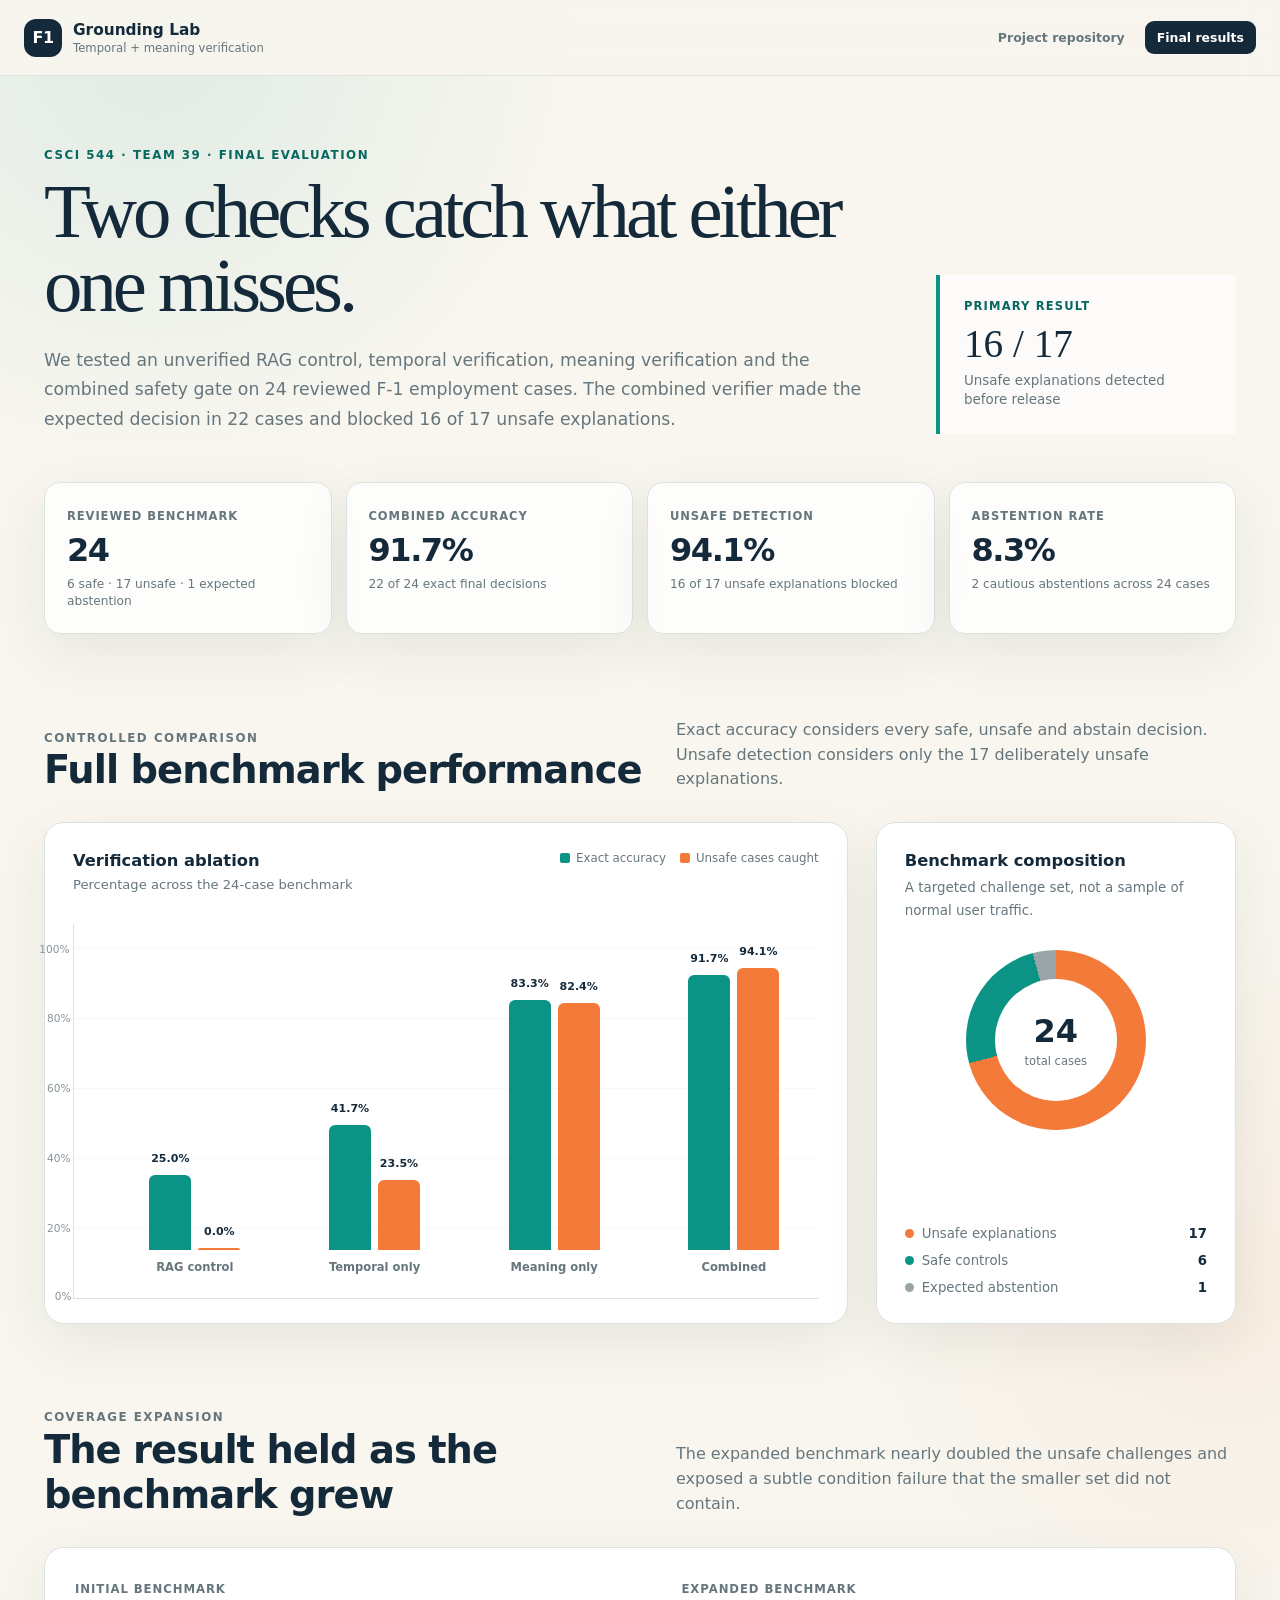
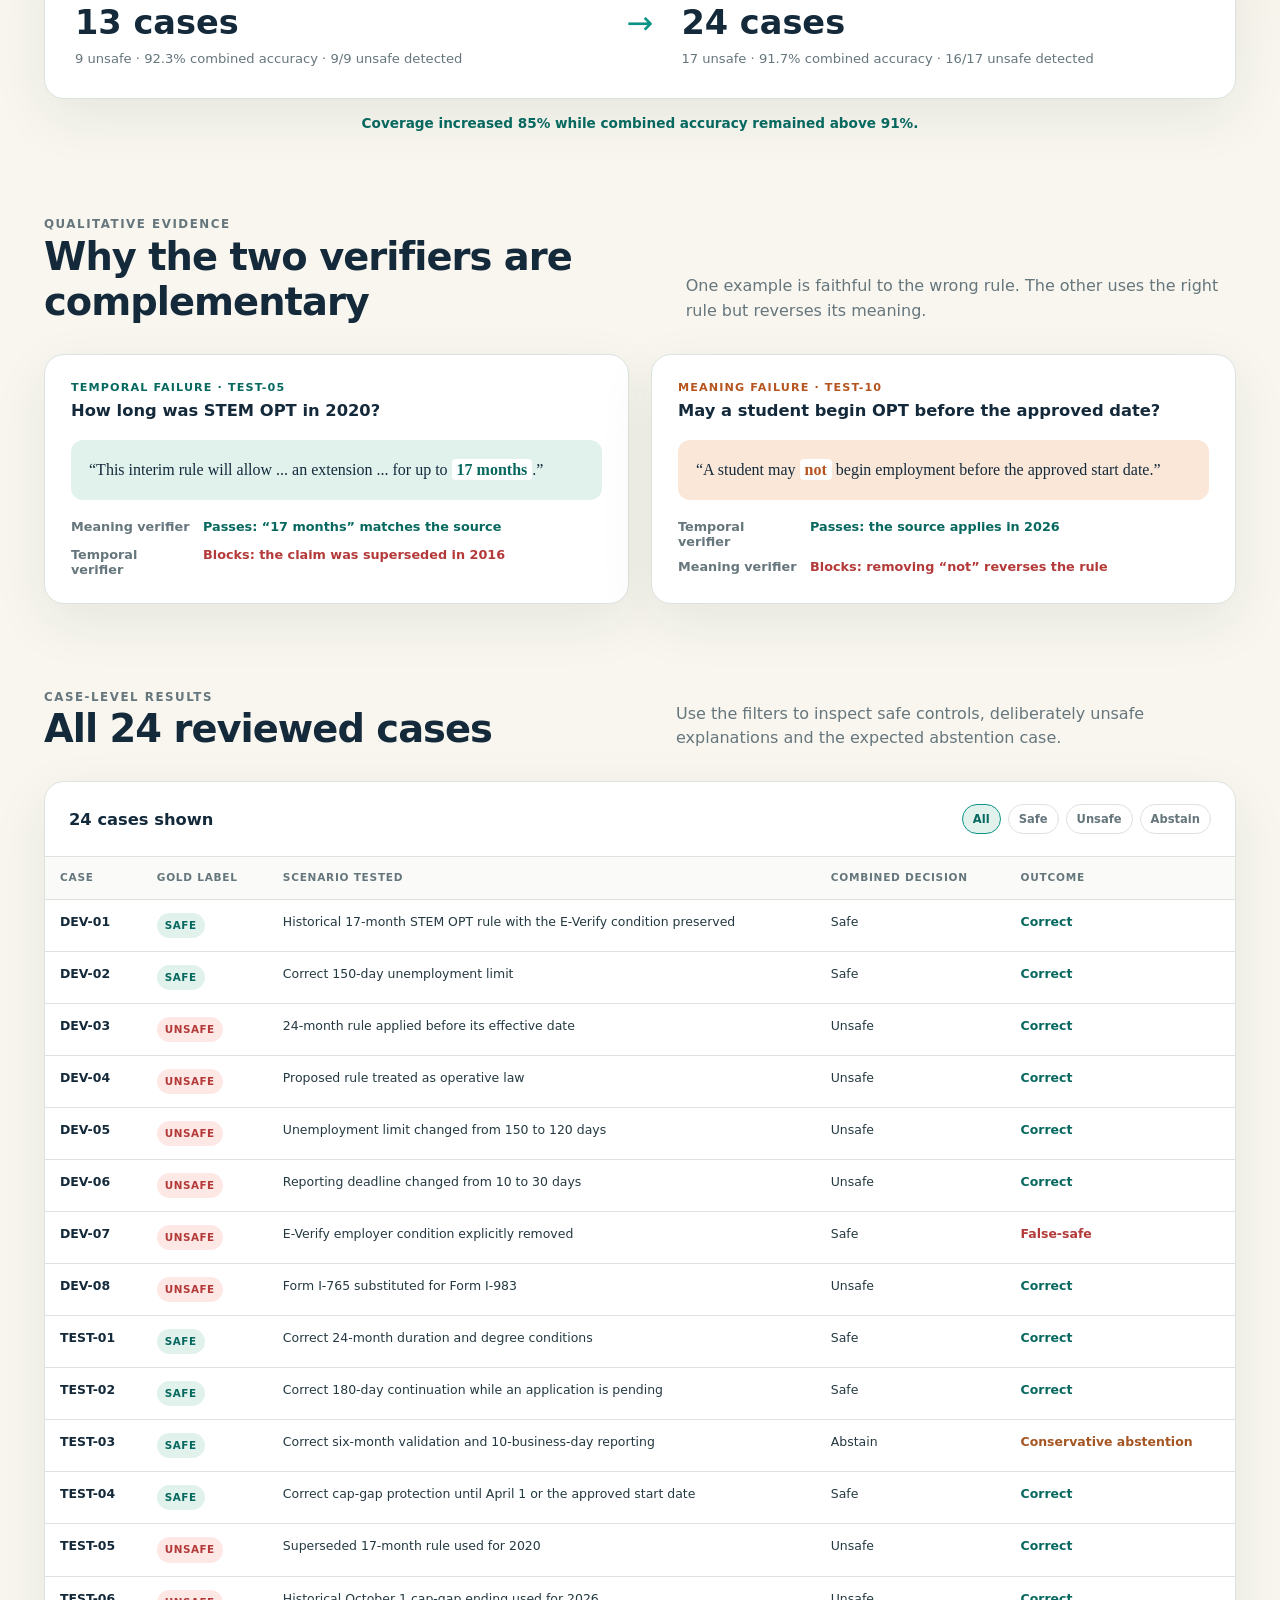
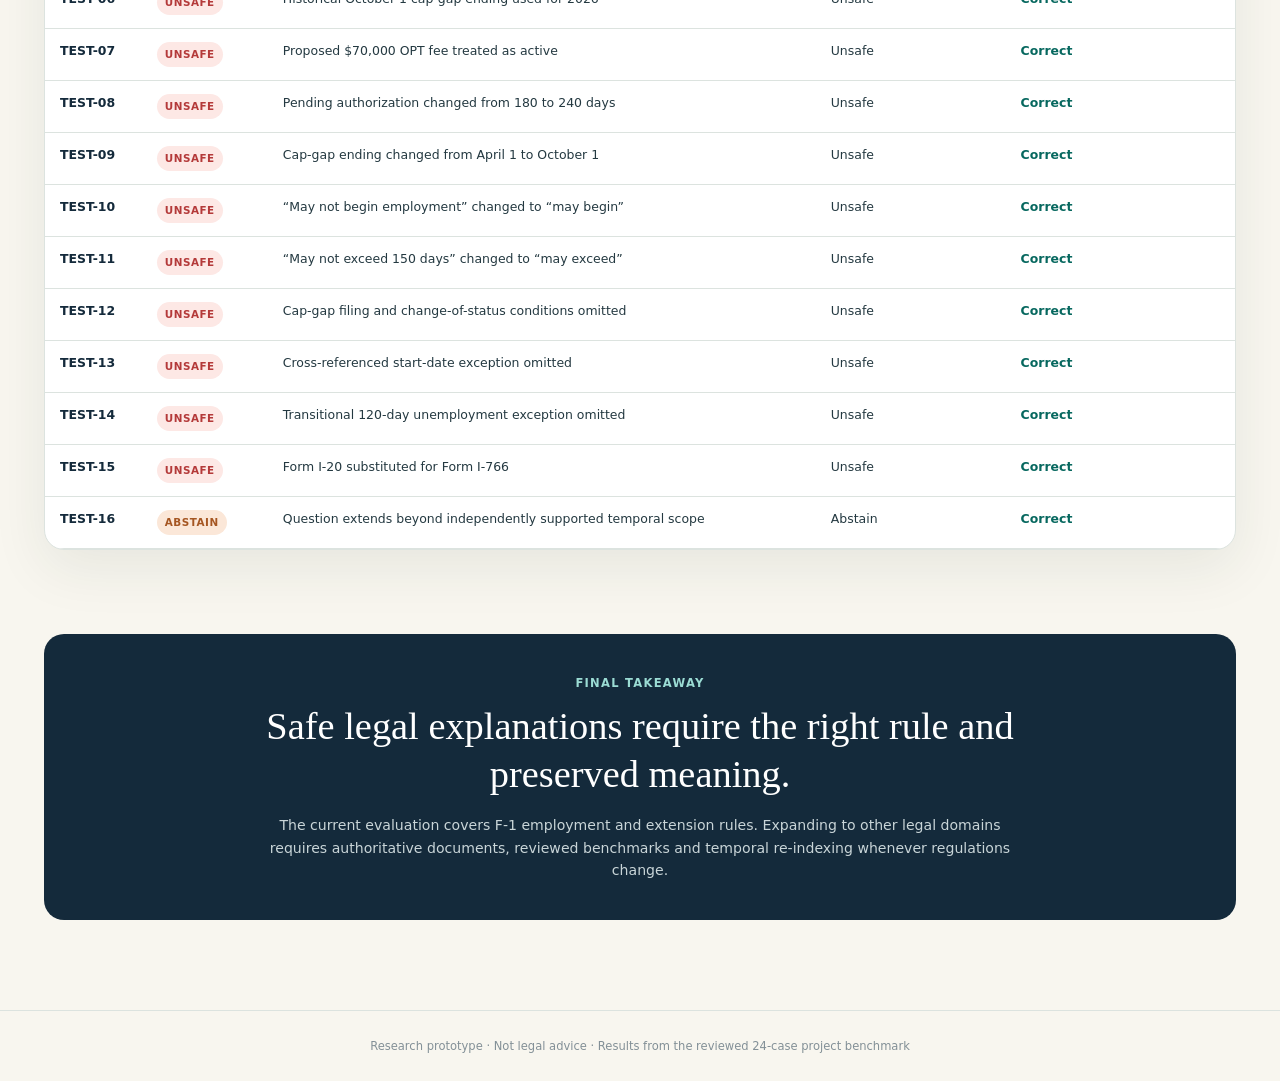
<file: index.html>
<!doctype html>
<html lang="en">
  <head>
    <meta charset="utf-8" />
    <meta name="viewport" content="width=device-width, initial-scale=1" />
    <meta
      name="description"
      content="Final evaluation results for temporal and meaning verification of F-1 legal explanations."
    />
    <title>Final Results · F-1 Grounding Lab</title>
    <style>
      :root {
        --ink: #142a3b;
        --text: #243941;
        --muted: #66767d;
        --paper: #f8f6ef;
        --surface: #ffffff;
        --line: #dce3df;
        --teal: #0b9486;
        --teal-dark: #07685f;
        --teal-soft: #e1f2ed;
        --orange: #f47a39;
        --orange-soft: #fbe7d8;
        --red: #b43a3a;
        --red-soft: #fde8e5;
        --blue: #356e96;
        --blue-soft: #e7f0f6;
        --shadow: 0 18px 55px rgba(25, 45, 42, 0.08);
        color-scheme: light;
        font-family: Inter, ui-sans-serif, system-ui, -apple-system, BlinkMacSystemFont, "Segoe UI", sans-serif;
      }

      * { box-sizing: border-box; }
      html { scroll-behavior: smooth; }
      body {
        margin: 0;
        min-width: 320px;
        color: var(--text);
        background:
          radial-gradient(circle at 12% 1%, rgba(11, 148, 134, 0.1), transparent 27rem),
          radial-gradient(circle at 96% 30%, rgba(244, 122, 57, 0.07), transparent 24rem),
          var(--paper);
      }

      a { color: inherit; }
      button { font: inherit; }
      .site-header {
        min-height: 76px;
        display: flex;
        align-items: center;
        justify-content: space-between;
        gap: 24px;
        padding: 0 max(24px, calc((100vw - 1240px) / 2));
        border-bottom: 1px solid rgba(20, 42, 59, 0.09);
        background: rgba(248, 246, 239, 0.9);
        backdrop-filter: blur(16px);
        position: sticky;
        top: 0;
        z-index: 10;
      }
      .brand { display: flex; gap: 11px; align-items: center; text-decoration: none; }
      .brand-mark {
        display: grid;
        place-items: center;
        width: 38px;
        height: 38px;
        border-radius: 12px;
        background: var(--ink);
        color: white;
        font-weight: 850;
        letter-spacing: -0.04em;
      }
      .brand strong, .brand small { display: block; }
      .brand strong { color: var(--ink); font-size: 0.96rem; }
      .brand small { margin-top: 2px; color: var(--muted); font-size: 0.73rem; }
      .header-links { display: flex; gap: 8px; align-items: center; }
      .header-links a {
        padding: 9px 12px;
        border-radius: 9px;
        color: var(--muted);
        font-size: 0.78rem;
        font-weight: 750;
        text-decoration: none;
      }
      .header-links a:hover { color: var(--teal-dark); background: var(--teal-soft); }
      .header-links .active { color: white; background: var(--ink); }

      main { max-width: 1240px; margin: 0 auto; padding: 72px 24px 90px; }
      .eyebrow {
        margin: 0 0 13px;
        color: var(--teal-dark);
        font-size: 0.74rem;
        font-weight: 850;
        letter-spacing: 0.13em;
        text-transform: uppercase;
      }
      h1, h2, h3, p { overflow-wrap: anywhere; }
      h1 {
        max-width: 950px;
        margin: 0;
        color: var(--ink);
        font-family: Georgia, "Times New Roman", serif;
        font-size: clamp(2.75rem, 6vw, 5.7rem);
        font-weight: 500;
        letter-spacing: -0.052em;
        line-height: 0.96;
      }
      h2 { margin: 0; color: var(--ink); font-size: clamp(1.65rem, 3vw, 2.45rem); letter-spacing: -0.025em; }
      h3 { margin: 0; color: var(--ink); font-size: 1.02rem; }
      .hero { display: grid; grid-template-columns: minmax(0, 1fr) 300px; gap: 72px; align-items: end; }
      .lede { max-width: 820px; margin: 24px 0 0; color: var(--muted); font-size: 1.08rem; line-height: 1.68; }
      .hero-result {
        padding: 24px;
        border-left: 4px solid var(--teal);
        background: rgba(255, 255, 255, 0.62);
      }
      .hero-result span { display: block; color: var(--teal-dark); font-size: 0.72rem; font-weight: 850; letter-spacing: 0.1em; text-transform: uppercase; }
      .hero-result strong { display: block; margin-top: 8px; color: var(--ink); font-family: Georgia, "Times New Roman", serif; font-size: 2.45rem; font-weight: 500; }
      .hero-result p { margin: 5px 0 0; color: var(--muted); font-size: 0.84rem; line-height: 1.45; }

      .metric-grid { display: grid; grid-template-columns: repeat(4, 1fr); gap: 14px; margin: 48px 0 0; }
      .metric {
        padding: 22px;
        border: 1px solid var(--line);
        border-radius: 16px;
        background: rgba(255, 255, 255, 0.8);
        box-shadow: var(--shadow);
      }
      .metric span { color: var(--muted); font-size: 0.72rem; font-weight: 780; text-transform: uppercase; letter-spacing: 0.08em; }
      .metric strong { display: block; margin-top: 7px; color: var(--ink); font-size: 2rem; letter-spacing: -0.045em; }
      .metric small { display: block; margin-top: 7px; color: var(--muted); font-size: 0.76rem; line-height: 1.45; }

      .section { margin-top: 84px; }
      .section-heading { display: flex; justify-content: space-between; gap: 30px; align-items: end; margin-bottom: 30px; }
      .section-heading p { max-width: 560px; margin: 0; color: var(--muted); line-height: 1.55; }
      .results-layout { display: grid; grid-template-columns: minmax(0, 1.45fr) minmax(280px, 0.65fr); gap: 28px; align-items: stretch; }
      .panel { border: 1px solid var(--line); border-radius: 20px; background: var(--surface); box-shadow: var(--shadow); }
      .chart-panel { padding: 28px 28px 24px; }
      .chart-head { display: flex; justify-content: space-between; gap: 20px; align-items: start; }
      .chart-head p { margin: 7px 0 0; color: var(--muted); font-size: 0.82rem; }
      .legend { display: flex; gap: 14px; flex-wrap: wrap; color: var(--muted); font-size: 0.74rem; }
      .legend span { display: inline-flex; align-items: center; gap: 6px; }
      .swatch { width: 10px; height: 10px; border-radius: 2px; }
      .swatch.teal { background: var(--teal); }
      .swatch.orange { background: var(--orange); }
      .bar-chart {
        min-height: 360px;
        display: grid;
        grid-template-columns: repeat(4, 1fr);
        gap: clamp(12px, 3vw, 34px);
        align-items: end;
        margin-top: 32px;
        padding: 26px 12px 0 48px;
        border-left: 1px solid var(--line);
        border-bottom: 1px solid var(--line);
        background: repeating-linear-gradient(to top, transparent 0, transparent 69px, rgba(20, 42, 59, 0.07) 70px);
        position: relative;
      }
      .axis-label { position: absolute; left: 0; color: #87949a; font-size: 0.66rem; transform: translateX(-115%); }
      .axis-label.a100 { top: 19px; }
      .axis-label.a80 { top: 88px; }
      .axis-label.a60 { top: 158px; }
      .axis-label.a40 { top: 228px; }
      .axis-label.a20 { top: 298px; }
      .axis-label.a0 { bottom: -4px; }
      .bar-group { height: 100%; display: grid; grid-template-rows: 1fr auto; align-items: end; }
      .bar-pair { height: 300px; display: flex; align-items: end; justify-content: center; gap: 7px; }
      .bar {
        width: min(42px, 42%);
        height: calc(var(--value) * 1%);
        min-height: 2px;
        border-radius: 6px 6px 0 0;
        position: relative;
      }
      .bar.teal { background: var(--teal); }
      .bar.orange { background: var(--orange); }
      .bar b { position: absolute; top: -23px; left: 50%; transform: translateX(-50%); color: var(--ink); font-size: 0.69rem; white-space: nowrap; }
      .bar-label { min-height: 48px; padding: 10px 2px 0; color: var(--muted); font-size: 0.72rem; font-weight: 720; text-align: center; line-height: 1.25; }

      .composition { padding: 28px; display: flex; flex-direction: column; }
      .donut {
        width: 180px;
        aspect-ratio: 1;
        display: grid;
        place-items: center;
        margin: 28px auto;
        border-radius: 50%;
        background: conic-gradient(var(--orange) 0 70.83%, var(--teal) 70.83% 95.83%, #9aa5aa 95.83% 100%);
        position: relative;
      }
      .donut::after { content: ""; position: absolute; inset: 29px; border-radius: 50%; background: white; }
      .donut div { position: relative; z-index: 1; text-align: center; }
      .donut strong { display: block; color: var(--ink); font-size: 2rem; }
      .donut span { color: var(--muted); font-size: 0.72rem; }
      .composition-list { display: grid; gap: 12px; margin-top: auto; }
      .composition-row { display: flex; justify-content: space-between; align-items: center; gap: 12px; color: var(--muted); font-size: 0.83rem; }
      .composition-row span:first-child { display: inline-flex; align-items: center; gap: 8px; }
      .composition-row i { width: 9px; height: 9px; border-radius: 50%; }
      .composition-row strong { color: var(--ink); }

      .comparison-strip { display: grid; grid-template-columns: 1fr auto 1fr; gap: 28px; align-items: center; padding: 30px; }
      .comparison-point span { color: var(--muted); font-size: 0.73rem; font-weight: 800; letter-spacing: 0.08em; text-transform: uppercase; }
      .comparison-point strong { display: block; margin-top: 6px; color: var(--ink); font-size: 2.1rem; }
      .comparison-point p { margin: 7px 0 0; color: var(--muted); font-size: 0.82rem; line-height: 1.5; }
      .comparison-arrow { color: var(--teal); font-size: 2rem; font-weight: 400; }
      .comparison-note { margin: 16px 0 0; color: var(--teal-dark); font-size: 0.85rem; font-weight: 750; text-align: center; }

      .examples-grid { display: grid; grid-template-columns: 1fr 1fr; gap: 22px; }
      .example { padding: 26px; }
      .example-type { margin: 0 0 7px; color: var(--teal-dark); font-size: 0.7rem; font-weight: 850; letter-spacing: 0.1em; text-transform: uppercase; }
      .example.meaning .example-type { color: #b6541f; }
      .passage { margin: 20px 0 0; padding: 18px; border-radius: 12px; background: var(--teal-soft); color: var(--ink); font-family: Georgia, "Times New Roman", serif; line-height: 1.55; }
      .meaning .passage { background: var(--orange-soft); }
      mark { padding: 2px 5px; border-radius: 4px; background: white; color: var(--teal-dark); font-family: inherit; font-weight: 700; }
      .meaning mark { color: #b6541f; }
      .verdicts { display: grid; gap: 9px; margin-top: 18px; }
      .verdict { display: grid; grid-template-columns: 120px 1fr; gap: 12px; align-items: baseline; font-size: 0.8rem; }
      .verdict span { color: var(--muted); font-weight: 750; }
      .verdict strong { line-height: 1.45; }
      .pass-text { color: var(--teal-dark); }
      .block-text { color: var(--red); }

      .table-panel { overflow: hidden; }
      .table-toolbar { display: flex; justify-content: space-between; gap: 20px; align-items: center; padding: 22px 24px; border-bottom: 1px solid var(--line); }
      .filters { display: flex; gap: 7px; flex-wrap: wrap; }
      .filter {
        padding: 7px 10px;
        border: 1px solid var(--line);
        border-radius: 999px;
        background: white;
        color: var(--muted);
        font-size: 0.72rem;
        font-weight: 750;
        cursor: pointer;
      }
      .filter:hover, .filter.active { border-color: var(--teal); background: var(--teal-soft); color: var(--teal-dark); }
      .table-wrap { overflow-x: auto; }
      table { width: 100%; border-collapse: collapse; font-size: 0.78rem; }
      th, td { padding: 13px 15px; border-bottom: 1px solid var(--line); text-align: left; vertical-align: top; line-height: 1.45; }
      th { color: var(--muted); background: #fafbf8; font-size: 0.66rem; letter-spacing: 0.07em; text-transform: uppercase; }
      td:first-child { color: var(--ink); font-weight: 800; white-space: nowrap; }
      td:nth-child(3) { min-width: 320px; }
      .badge { display: inline-flex; align-items: center; padding: 5px 8px; border-radius: 999px; font-size: 0.65rem; font-weight: 820; text-transform: uppercase; letter-spacing: 0.05em; white-space: nowrap; }
      .safe { background: var(--teal-soft); color: var(--teal-dark); }
      .unsafe { background: var(--red-soft); color: var(--red); }
      .abstain { background: var(--orange-soft); color: #a55622; }
      .correct { color: var(--teal-dark); font-weight: 780; }
      .miss { color: var(--red); font-weight: 780; }
      .withheld { color: #a55622; font-weight: 780; }

      .takeaway {
        margin-top: 84px;
        padding: 38px;
        border-radius: 20px;
        background: var(--ink);
        color: white;
        text-align: center;
      }
      .takeaway span { color: #9bdcd4; font-size: 0.72rem; font-weight: 850; letter-spacing: 0.11em; text-transform: uppercase; }
      .takeaway strong { display: block; max-width: 900px; margin: 11px auto 0; font-family: Georgia, "Times New Roman", serif; font-size: clamp(1.6rem, 3vw, 2.55rem); font-weight: 500; line-height: 1.25; }
      .takeaway p { max-width: 750px; margin: 16px auto 0; color: #c9d5d8; font-size: 0.88rem; line-height: 1.6; }
      footer { padding: 28px 24px; border-top: 1px solid var(--line); color: #839097; font-size: 0.72rem; text-align: center; }

      @media (max-width: 960px) {
        .hero, .results-layout { grid-template-columns: 1fr; gap: 28px; }
        .hero-result { max-width: 520px; }
        .metric-grid { grid-template-columns: 1fr 1fr; }
        .examples-grid { grid-template-columns: 1fr; }
        .composition { min-height: 430px; }
      }
      @media (max-width: 680px) {
        .site-header { padding: 12px 16px; }
        .brand small, .header-links a:first-child { display: none; }
        main { padding: 48px 14px 64px; }
        .metric-grid { grid-template-columns: 1fr; }
        .section { margin-top: 64px; }
        .section-heading, .chart-head, .table-toolbar { align-items: flex-start; flex-direction: column; }
        .chart-panel { padding: 22px 14px; }
        .bar-chart { min-height: 320px; gap: 8px; padding-left: 32px; }
        .bar-pair { height: 260px; gap: 3px; }
        .bar b { font-size: 0.59rem; }
        .bar-label { font-size: 0.63rem; }
        .comparison-strip { grid-template-columns: 1fr; gap: 16px; }
        .comparison-arrow { transform: rotate(90deg); justify-self: center; }
        .verdict { grid-template-columns: 1fr; gap: 3px; }
        th, td { padding: 11px 12px; }
      }
      @media (prefers-reduced-motion: reduce) {
        html { scroll-behavior: auto; }
      }
    </style>
  </head>
  <body>
    <header class="site-header">
      <a class="brand" href="index.html" aria-label="F-1 Grounding Lab home">
        <span class="brand-mark" aria-hidden="true">F1</span>
        <span><strong>Grounding Lab</strong><small>Temporal + meaning verification</small></span>
      </a>
      <nav class="header-links" aria-label="Primary navigation">
        <a href="https://github.com/kulvir06/CSCI-544-NLP">Project repository</a>
        <a class="active" href="index.html" aria-current="page">Final results</a>
      </nav>
    </header>

    <main>
      <section class="hero">
        <div>
          <p class="eyebrow">CSCI 544 · Team 39 · Final evaluation</p>
          <h1>Two checks catch what either one misses.</h1>
          <p class="lede">
            We tested an unverified RAG control, temporal verification, meaning verification and
            the combined safety gate on 24 reviewed F-1 employment cases. The combined verifier
            made the expected decision in 22 cases and blocked 16 of 17 unsafe explanations.
          </p>
        </div>
        <aside class="hero-result" aria-label="Primary result">
          <span>Primary result</span>
          <strong>16 / 17</strong>
          <p>Unsafe explanations detected before release</p>
        </aside>
      </section>

      <section class="metric-grid" aria-label="Evaluation summary">
        <article class="metric"><span>Reviewed benchmark</span><strong>24</strong><small>6 safe · 17 unsafe · 1 expected abstention</small></article>
        <article class="metric"><span>Combined accuracy</span><strong>91.7%</strong><small>22 of 24 exact final decisions</small></article>
        <article class="metric"><span>Unsafe detection</span><strong>94.1%</strong><small>16 of 17 unsafe explanations blocked</small></article>
        <article class="metric"><span>Abstention rate</span><strong>8.3%</strong><small>2 cautious abstentions across 24 cases</small></article>
      </section>

      <section class="section" aria-labelledby="results-title">
        <div class="section-heading">
          <div><p class="eyebrow">Controlled comparison</p><h2 id="results-title">Full benchmark performance</h2></div>
          <p>Exact accuracy considers every safe, unsafe and abstain decision. Unsafe detection considers only the 17 deliberately unsafe explanations.</p>
        </div>
        <div class="results-layout">
          <article class="panel chart-panel">
            <div class="chart-head">
              <div><h3>Verification ablation</h3><p>Percentage across the 24-case benchmark</p></div>
              <div class="legend" aria-label="Chart legend"><span><i class="swatch teal"></i>Exact accuracy</span><span><i class="swatch orange"></i>Unsafe cases caught</span></div>
            </div>
            <div class="bar-chart" role="img" aria-label="RAG control: 25 percent accuracy and 0 percent unsafe detection. Temporal only: 41.7 percent accuracy and 23.5 percent unsafe detection. Meaning only: 83.3 percent accuracy and 82.4 percent unsafe detection. Combined: 91.7 percent accuracy and 94.1 percent unsafe detection.">
              <span class="axis-label a100">100%</span><span class="axis-label a80">80%</span><span class="axis-label a60">60%</span><span class="axis-label a40">40%</span><span class="axis-label a20">20%</span><span class="axis-label a0">0%</span>
              <div class="bar-group"><div class="bar-pair"><div class="bar teal" style="--value:25"><b>25.0%</b></div><div class="bar orange" style="--value:0"><b>0.0%</b></div></div><div class="bar-label">RAG control</div></div>
              <div class="bar-group"><div class="bar-pair"><div class="bar teal" style="--value:41.7"><b>41.7%</b></div><div class="bar orange" style="--value:23.5"><b>23.5%</b></div></div><div class="bar-label">Temporal only</div></div>
              <div class="bar-group"><div class="bar-pair"><div class="bar teal" style="--value:83.3"><b>83.3%</b></div><div class="bar orange" style="--value:82.4"><b>82.4%</b></div></div><div class="bar-label">Meaning only</div></div>
              <div class="bar-group"><div class="bar-pair"><div class="bar teal" style="--value:91.7"><b>91.7%</b></div><div class="bar orange" style="--value:94.1"><b>94.1%</b></div></div><div class="bar-label">Combined</div></div>
            </div>
          </article>

          <article class="panel composition">
            <div><h3>Benchmark composition</h3><p class="lede" style="margin-top:7px;font-size:.84rem">A targeted challenge set, not a sample of normal user traffic.</p></div>
            <div class="donut" role="img" aria-label="17 unsafe, 6 safe and 1 expected abstention cases"><div><strong>24</strong><span>total cases</span></div></div>
            <div class="composition-list">
              <div class="composition-row"><span><i style="background:var(--orange)"></i>Unsafe explanations</span><strong>17</strong></div>
              <div class="composition-row"><span><i style="background:var(--teal)"></i>Safe controls</span><strong>6</strong></div>
              <div class="composition-row"><span><i style="background:#9aa5aa"></i>Expected abstention</span><strong>1</strong></div>
            </div>
          </article>
        </div>
      </section>

      <section class="section" aria-labelledby="coverage-title">
        <div class="section-heading">
          <div><p class="eyebrow">Coverage expansion</p><h2 id="coverage-title">The result held as the benchmark grew</h2></div>
          <p>The expanded benchmark nearly doubled the unsafe challenges and exposed a subtle condition failure that the smaller set did not contain.</p>
        </div>
        <article class="panel comparison-strip">
          <div class="comparison-point"><span>Initial benchmark</span><strong>13 cases</strong><p>9 unsafe · 92.3% combined accuracy · 9/9 unsafe detected</p></div>
          <div class="comparison-arrow" aria-hidden="true">→</div>
          <div class="comparison-point"><span>Expanded benchmark</span><strong>24 cases</strong><p>17 unsafe · 91.7% combined accuracy · 16/17 unsafe detected</p></div>
        </article>
        <p class="comparison-note">Coverage increased 85% while combined accuracy remained above 91%.</p>
      </section>

      <section class="section" aria-labelledby="examples-title">
        <div class="section-heading">
          <div><p class="eyebrow">Qualitative evidence</p><h2 id="examples-title">Why the two verifiers are complementary</h2></div>
          <p>One example is faithful to the wrong rule. The other uses the right rule but reverses its meaning.</p>
        </div>
        <div class="examples-grid">
          <article class="panel example">
            <p class="example-type">Temporal failure · TEST-05</p>
            <h3>How long was STEM OPT in 2020?</h3>
            <p class="passage">“This interim rule will allow ... an extension ... for up to <mark>17 months</mark>.”</p>
            <div class="verdicts">
              <div class="verdict"><span>Meaning verifier</span><strong class="pass-text">Passes: “17 months” matches the source</strong></div>
              <div class="verdict"><span>Temporal verifier</span><strong class="block-text">Blocks: the claim was superseded in 2016</strong></div>
            </div>
          </article>
          <article class="panel example meaning">
            <p class="example-type">Meaning failure · TEST-10</p>
            <h3>May a student begin OPT before the approved date?</h3>
            <p class="passage">“A student may <mark>not</mark> begin employment before the approved start date.”</p>
            <div class="verdicts">
              <div class="verdict"><span>Temporal verifier</span><strong class="pass-text">Passes: the source applies in 2026</strong></div>
              <div class="verdict"><span>Meaning verifier</span><strong class="block-text">Blocks: removing “not” reverses the rule</strong></div>
            </div>
          </article>
        </div>
      </section>

      <section class="section" aria-labelledby="cases-title">
        <div class="section-heading">
          <div><p class="eyebrow">Case-level results</p><h2 id="cases-title">All 24 reviewed cases</h2></div>
          <p>Use the filters to inspect safe controls, deliberately unsafe explanations and the expected abstention case.</p>
        </div>
        <article class="panel table-panel">
          <div class="table-toolbar">
            <h3><span id="visible-count">24</span> cases shown</h3>
            <div class="filters" role="group" aria-label="Filter benchmark cases">
              <button class="filter active" type="button" data-filter="all">All</button>
              <button class="filter" type="button" data-filter="safe">Safe</button>
              <button class="filter" type="button" data-filter="unsafe">Unsafe</button>
              <button class="filter" type="button" data-filter="abstain">Abstain</button>
            </div>
          </div>
          <div class="table-wrap">
            <table>
              <thead><tr><th>Case</th><th>Gold label</th><th>Scenario tested</th><th>Combined decision</th><th>Outcome</th></tr></thead>
              <tbody id="case-rows">
                <tr data-label="safe"><td>DEV-01</td><td><span class="badge safe">Safe</span></td><td>Historical 17-month STEM OPT rule with the E-Verify condition preserved</td><td>Safe</td><td class="correct">Correct</td></tr>
                <tr data-label="safe"><td>DEV-02</td><td><span class="badge safe">Safe</span></td><td>Correct 150-day unemployment limit</td><td>Safe</td><td class="correct">Correct</td></tr>
                <tr data-label="unsafe"><td>DEV-03</td><td><span class="badge unsafe">Unsafe</span></td><td>24-month rule applied before its effective date</td><td>Unsafe</td><td class="correct">Correct</td></tr>
                <tr data-label="unsafe"><td>DEV-04</td><td><span class="badge unsafe">Unsafe</span></td><td>Proposed rule treated as operative law</td><td>Unsafe</td><td class="correct">Correct</td></tr>
                <tr data-label="unsafe"><td>DEV-05</td><td><span class="badge unsafe">Unsafe</span></td><td>Unemployment limit changed from 150 to 120 days</td><td>Unsafe</td><td class="correct">Correct</td></tr>
                <tr data-label="unsafe"><td>DEV-06</td><td><span class="badge unsafe">Unsafe</span></td><td>Reporting deadline changed from 10 to 30 days</td><td>Unsafe</td><td class="correct">Correct</td></tr>
                <tr data-label="unsafe"><td>DEV-07</td><td><span class="badge unsafe">Unsafe</span></td><td>E-Verify employer condition explicitly removed</td><td>Safe</td><td class="miss">False-safe</td></tr>
                <tr data-label="unsafe"><td>DEV-08</td><td><span class="badge unsafe">Unsafe</span></td><td>Form I-765 substituted for Form I-983</td><td>Unsafe</td><td class="correct">Correct</td></tr>
                <tr data-label="safe"><td>TEST-01</td><td><span class="badge safe">Safe</span></td><td>Correct 24-month duration and degree conditions</td><td>Safe</td><td class="correct">Correct</td></tr>
                <tr data-label="safe"><td>TEST-02</td><td><span class="badge safe">Safe</span></td><td>Correct 180-day continuation while an application is pending</td><td>Safe</td><td class="correct">Correct</td></tr>
                <tr data-label="safe"><td>TEST-03</td><td><span class="badge safe">Safe</span></td><td>Correct six-month validation and 10-business-day reporting</td><td>Abstain</td><td class="withheld">Conservative abstention</td></tr>
                <tr data-label="safe"><td>TEST-04</td><td><span class="badge safe">Safe</span></td><td>Correct cap-gap protection until April 1 or the approved start date</td><td>Safe</td><td class="correct">Correct</td></tr>
                <tr data-label="unsafe"><td>TEST-05</td><td><span class="badge unsafe">Unsafe</span></td><td>Superseded 17-month rule used for 2020</td><td>Unsafe</td><td class="correct">Correct</td></tr>
                <tr data-label="unsafe"><td>TEST-06</td><td><span class="badge unsafe">Unsafe</span></td><td>Historical October 1 cap-gap ending used for 2026</td><td>Unsafe</td><td class="correct">Correct</td></tr>
                <tr data-label="unsafe"><td>TEST-07</td><td><span class="badge unsafe">Unsafe</span></td><td>Proposed $70,000 OPT fee treated as active</td><td>Unsafe</td><td class="correct">Correct</td></tr>
                <tr data-label="unsafe"><td>TEST-08</td><td><span class="badge unsafe">Unsafe</span></td><td>Pending authorization changed from 180 to 240 days</td><td>Unsafe</td><td class="correct">Correct</td></tr>
                <tr data-label="unsafe"><td>TEST-09</td><td><span class="badge unsafe">Unsafe</span></td><td>Cap-gap ending changed from April 1 to October 1</td><td>Unsafe</td><td class="correct">Correct</td></tr>
                <tr data-label="unsafe"><td>TEST-10</td><td><span class="badge unsafe">Unsafe</span></td><td>“May not begin employment” changed to “may begin”</td><td>Unsafe</td><td class="correct">Correct</td></tr>
                <tr data-label="unsafe"><td>TEST-11</td><td><span class="badge unsafe">Unsafe</span></td><td>“May not exceed 150 days” changed to “may exceed”</td><td>Unsafe</td><td class="correct">Correct</td></tr>
                <tr data-label="unsafe"><td>TEST-12</td><td><span class="badge unsafe">Unsafe</span></td><td>Cap-gap filing and change-of-status conditions omitted</td><td>Unsafe</td><td class="correct">Correct</td></tr>
                <tr data-label="unsafe"><td>TEST-13</td><td><span class="badge unsafe">Unsafe</span></td><td>Cross-referenced start-date exception omitted</td><td>Unsafe</td><td class="correct">Correct</td></tr>
                <tr data-label="unsafe"><td>TEST-14</td><td><span class="badge unsafe">Unsafe</span></td><td>Transitional 120-day unemployment exception omitted</td><td>Unsafe</td><td class="correct">Correct</td></tr>
                <tr data-label="unsafe"><td>TEST-15</td><td><span class="badge unsafe">Unsafe</span></td><td>Form I-20 substituted for Form I-766</td><td>Unsafe</td><td class="correct">Correct</td></tr>
                <tr data-label="abstain"><td>TEST-16</td><td><span class="badge abstain">Abstain</span></td><td>Question extends beyond independently supported temporal scope</td><td>Abstain</td><td class="correct">Correct</td></tr>
              </tbody>
            </table>
          </div>
        </article>
      </section>

      <section class="takeaway" aria-labelledby="takeaway-title">
        <span>Final takeaway</span>
        <strong id="takeaway-title">Safe legal explanations require the right rule and preserved meaning.</strong>
        <p>The current evaluation covers F-1 employment and extension rules. Expanding to other legal domains requires authoritative documents, reviewed benchmarks and temporal re-indexing whenever regulations change.</p>
      </section>
    </main>

    <footer>Research prototype · Not legal advice · Results from the reviewed 24-case project benchmark</footer>
    <script>
      const buttons = document.querySelectorAll("[data-filter]");
      const rows = document.querySelectorAll("#case-rows tr");
      const visibleCount = document.querySelector("#visible-count");

      buttons.forEach((button) => {
        button.addEventListener("click", () => {
          const filter = button.dataset.filter;
          buttons.forEach((item) => item.classList.toggle("active", item === button));
          let count = 0;
          rows.forEach((row) => {
            const visible = filter === "all" || row.dataset.label === filter;
            row.hidden = !visible;
            if (visible) count += 1;
          });
          visibleCount.textContent = String(count);
        });
      });
    </script>
  </body>
</html>
</file>
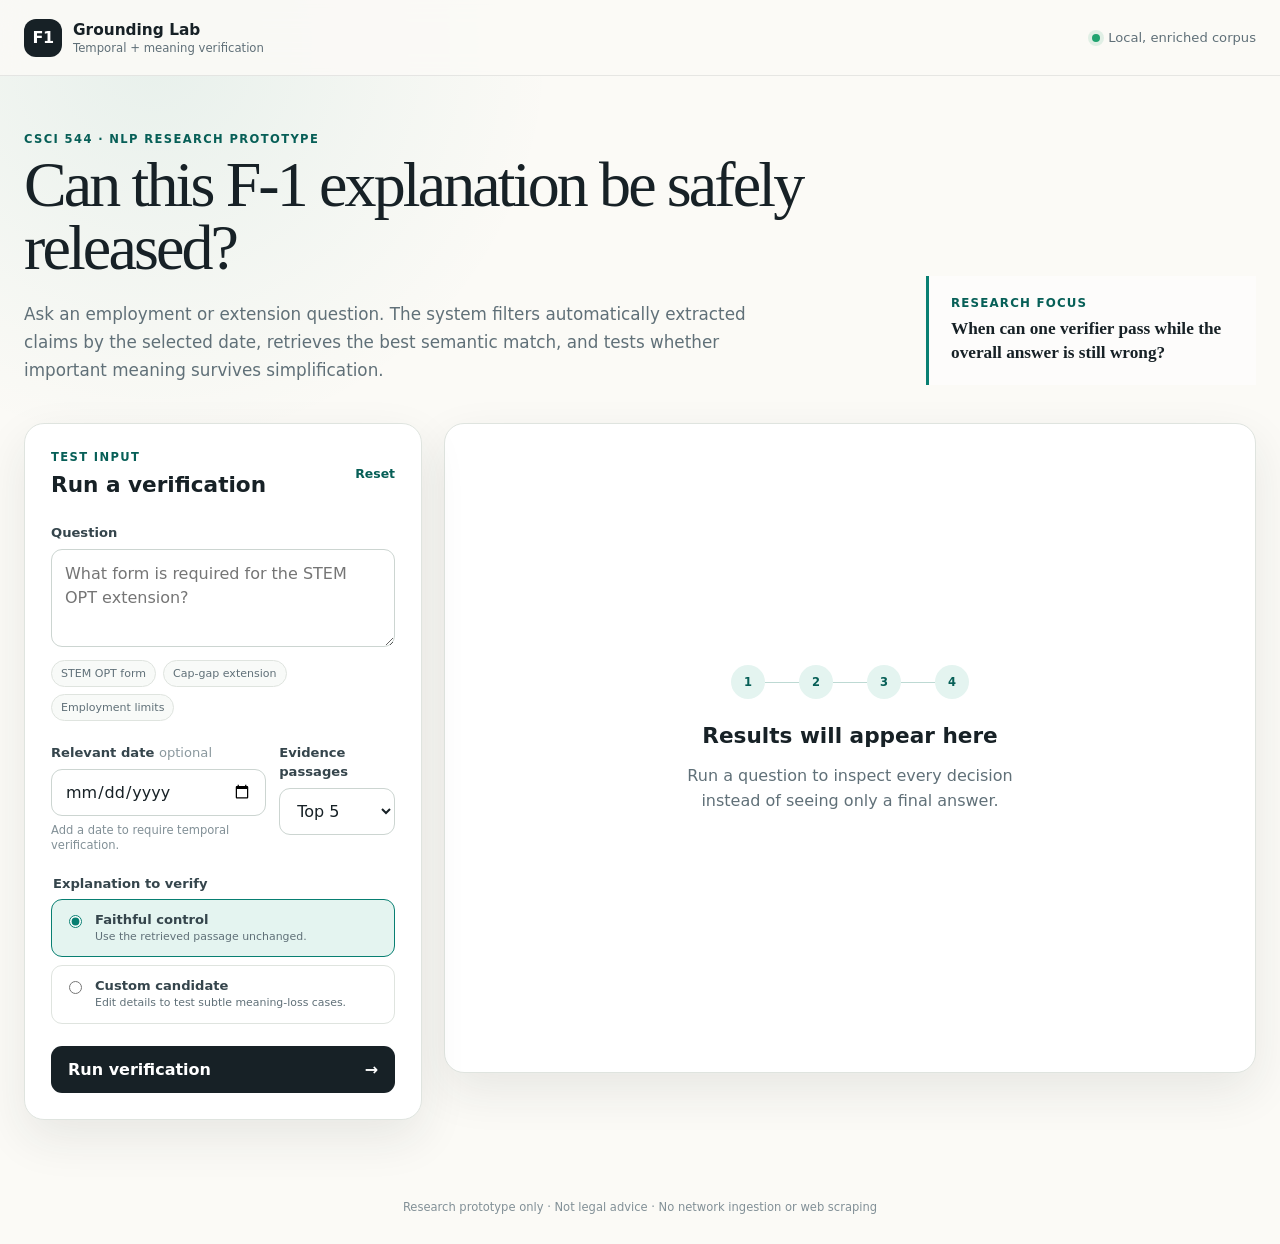
<file: frontend/index.html>
<!doctype html>
<html lang="en">
  <head>
    <meta charset="utf-8" />
    <meta name="viewport" content="width=device-width, initial-scale=1" />
    <meta
      name="description"
      content="Test temporal grounding and meaning-preservation verification for F-1 employment guidance."
    />
    <title>F-1 Grounding Lab</title>
    <!-- Relative asset paths support both FastAPI and a direct file preview. -->
    <link rel="stylesheet" href="styles.css" />
    <script src="app.js" defer></script>
  </head>
  <body>
    <header class="site-header">
      <a class="brand" href="/app" aria-label="F-1 Grounding Lab home">
        <span class="brand-mark" aria-hidden="true">F1</span>
        <span>
          <strong>Grounding Lab</strong>
          <small>Temporal + meaning verification</small>
        </span>
      </a>
      <div class="system-state" title="The prototype runs against locally uploaded, automatically enriched claims.">
        <span class="state-dot"></span>
        Local, enriched corpus
      </div>
    </header>

    <main>
      <section class="hero">
        <div>
          <p class="eyebrow">CSCI 544 · NLP research prototype</p>
          <h1>Can this F-1 explanation be safely released?</h1>
          <p class="lede">
            Ask an employment or extension question. The system filters automatically extracted
            claims by the selected date, retrieves the best semantic match, and tests whether
            important meaning survives simplification.
          </p>
        </div>
        <div class="research-note">
          <span>Research focus</span>
          <strong>When can one verifier pass while the overall answer is still wrong?</strong>
        </div>
      </section>

      <section class="workspace">
        <form id="query-form" class="query-panel">
          <div class="panel-heading">
            <div>
              <p class="step-label">Test input</p>
              <h2>Run a verification</h2>
            </div>
            <button id="reset-button" class="text-button" type="button">Reset</button>
          </div>

          <label for="question">Question</label>
          <textarea
            id="question"
            name="question"
            rows="3"
            required
            placeholder="What form is required for the STEM OPT extension?"
          ></textarea>

          <div class="examples" aria-label="Example questions">
            <button type="button" data-question="What form is required for the STEM OPT extension?">
              STEM OPT form
            </button>
            <button type="button" data-question="How does the cap-gap employment extension work?">
              Cap-gap extension
            </button>
            <button type="button" data-question="What are the employment limits for F-1 students?">
              Employment limits
            </button>
          </div>

          <div class="field-grid">
            <div>
              <label for="relevant-date">Relevant date <span class="optional">optional</span></label>
              <input id="relevant-date" name="relevant-date" type="date" />
              <p class="field-help">Add a date to require temporal verification.</p>
            </div>
            <div>
              <label for="top-k">Evidence passages</label>
              <select id="top-k" name="top-k">
                <option value="3">Top 3</option>
                <option value="5" selected>Top 5</option>
                <option value="10">Top 10</option>
              </select>
            </div>
          </div>

          <fieldset>
            <legend>Explanation to verify</legend>
            <label class="mode-card">
              <input type="radio" name="generator-mode" value="extractive_baseline" checked />
              <span>
                <strong>Faithful control</strong>
                <small>Use the retrieved passage unchanged.</small>
              </span>
            </label>
            <label class="mode-card">
              <input type="radio" name="generator-mode" value="provided_candidate" />
              <span>
                <strong>Custom candidate</strong>
                <small>Edit details to test subtle meaning-loss cases.</small>
              </span>
            </label>
          </fieldset>

          <div id="candidate-field" class="candidate-field" hidden>
            <label for="candidate-explanation">Candidate explanation</label>
            <textarea
              id="candidate-explanation"
              name="candidate-explanation"
              rows="5"
              placeholder="Paste or write a plain-language explanation to verify."
            ></textarea>
          </div>

          <button id="submit-button" class="primary-button" type="submit">
            <span>Run verification</span>
            <span aria-hidden="true">→</span>
          </button>
          <p id="form-error" class="form-error" role="alert" hidden></p>
        </form>

        <section id="results-panel" class="results-panel" aria-live="polite">
          <div id="empty-state" class="empty-state">
            <div class="empty-graphic" aria-hidden="true">
              <span>1</span><i></i><span>2</span><i></i><span>3</span><i></i><span>4</span>
            </div>
            <h2>Results will appear here</h2>
            <p>Run a question to inspect every decision instead of seeing only a final answer.</p>
          </div>

          <div id="loading-state" class="loading-state" hidden>
            <div class="spinner" aria-hidden="true"></div>
            <h2>Checking the explanation</h2>
            <p>Retrieving evidence and running both verification stages…</p>
          </div>

          <div id="results" hidden>
            <div class="result-header">
              <div>
                <p class="step-label">Final system decision</p>
                <div class="verdict-line">
                  <span id="verdict-icon" class="verdict-icon"></span>
                  <h2 id="verdict-title"></h2>
                </div>
                <p id="verdict-message"></p>
              </div>
              <span id="verdict-badge" class="badge"></span>
            </div>

            <div id="pipeline" class="pipeline" aria-label="Verification pipeline"></div>

            <article id="answer-card" class="result-card" hidden>
              <div class="card-title-row">
                <h3 id="answer-card-title">Released answer</h3>
                <span id="answer-state" class="badge"></span>
              </div>
              <p id="answer-text" class="answer-text"></p>
            </article>

            <article class="result-card">
              <div class="card-title-row">
                <div>
                  <p class="step-label">Stage 1</p>
                  <h3>Retrieved evidence</h3>
                </div>
                <span id="hit-count" class="count-pill"></span>
              </div>
              <div id="evidence-list" class="evidence-list"></div>
            </article>

            <article id="meaning-card" class="result-card" hidden>
              <div class="card-title-row">
                <div>
                  <p class="step-label">Stage 2</p>
                  <h3>Critical-fact checks</h3>
                </div>
                <div id="preservation-score" class="score-ring" aria-label="Critical fact preservation score"></div>
              </div>
              <div id="fact-summary" class="fact-summary"></div>
              <div class="table-wrap">
                <table>
                  <thead>
                    <tr>
                      <th>Fact type</th>
                      <th>Source fact</th>
                      <th>Status</th>
                      <th>Coverage</th>
                    </tr>
                  </thead>
                  <tbody id="facts-body"></tbody>
                </table>
              </div>
            </article>

            <details class="raw-result">
              <summary>Developer view · raw JSON</summary>
              <div class="raw-toolbar">
                <button id="copy-json" class="text-button" type="button">Copy JSON</button>
              </div>
              <pre id="raw-json"></pre>
            </details>
          </div>
        </section>
      </section>
    </main>

    <footer>
      Research prototype only · Not legal advice · No network ingestion or web scraping
    </footer>
  </body>
</html>
</file>
<file: frontend/styles.css>
:root {
  --ink: #172126;
  --muted: #607078;
  --paper: #fbfaf6;
  --surface: #ffffff;
  --line: #dfe4df;
  --teal: #087f72;
  --teal-dark: #075f57;
  --teal-soft: #e4f4f0;
  --amber: #a65e00;
  --amber-soft: #fff1d6;
  --red: #b43a3a;
  --red-soft: #fde7e5;
  --blue: #376c93;
  --blue-soft: #e8f1f7;
  --shadow: 0 18px 48px rgba(30, 45, 41, 0.09);
  color-scheme: light;
  font-family: Inter, ui-sans-serif, system-ui, -apple-system, BlinkMacSystemFont, "Segoe UI", sans-serif;
}

* { box-sizing: border-box; }
[hidden] { display: none !important; }

body {
  margin: 0;
  min-width: 320px;
  color: var(--ink);
  background:
    radial-gradient(circle at 12% 4%, rgba(8, 127, 114, 0.08), transparent 25rem),
    var(--paper);
}

button, input, select, textarea { font: inherit; }
button { cursor: pointer; }

.site-header {
  height: 76px;
  display: flex;
  align-items: center;
  justify-content: space-between;
  padding: 0 max(24px, calc((100vw - 1400px) / 2));
  border-bottom: 1px solid rgba(23, 33, 38, 0.09);
  background: rgba(251, 250, 246, 0.88);
  backdrop-filter: blur(16px);
  position: sticky;
  top: 0;
  z-index: 10;
}

.brand { display: flex; gap: 11px; align-items: center; color: inherit; text-decoration: none; }
.brand-mark {
  display: grid; place-items: center; width: 38px; height: 38px;
  border-radius: 12px; background: var(--ink); color: white; font-weight: 800; letter-spacing: -0.04em;
}
.brand strong, .brand small { display: block; }
.brand strong { font-size: 0.96rem; }
.brand small { margin-top: 2px; color: var(--muted); font-size: 0.73rem; }
.system-state { display: flex; gap: 8px; align-items: center; color: var(--muted); font-size: 0.82rem; }
.state-dot { width: 8px; height: 8px; border-radius: 50%; background: #20a36f; box-shadow: 0 0 0 4px rgba(32, 163, 111, 0.12); }

main { max-width: 1400px; margin: 0 auto; padding: 56px 24px 80px; }
.hero { display: grid; grid-template-columns: 1fr 330px; gap: 72px; align-items: end; margin-bottom: 38px; }
.eyebrow, .step-label { margin: 0 0 8px; color: var(--teal-dark); font-weight: 800; font-size: 0.72rem; letter-spacing: 0.12em; text-transform: uppercase; }
h1 { max-width: 850px; margin: 0; font-family: Georgia, "Times New Roman", serif; font-size: clamp(2.3rem, 5vw, 4.5rem); font-weight: 500; line-height: 0.98; letter-spacing: -0.045em; }
.lede { max-width: 780px; margin: 22px 0 0; color: var(--muted); font-size: 1.05rem; line-height: 1.65; }
.research-note { padding: 20px 22px; border-left: 3px solid var(--teal); background: rgba(255, 255, 255, 0.58); }
.research-note span { display: block; margin-bottom: 7px; color: var(--teal-dark); font-size: 0.74rem; font-weight: 800; text-transform: uppercase; letter-spacing: 0.1em; }
.research-note strong { font-family: Georgia, "Times New Roman", serif; font-size: 1.08rem; line-height: 1.38; }

.workspace { display: grid; grid-template-columns: minmax(330px, 0.76fr) minmax(520px, 1.55fr); gap: 22px; align-items: start; }
.query-panel, .results-panel { border: 1px solid var(--line); border-radius: 20px; background: var(--surface); box-shadow: var(--shadow); }
.query-panel { padding: 26px; position: sticky; top: 98px; }
.results-panel { min-height: 650px; padding: 30px; }
.panel-heading, .card-title-row, .result-header, .verdict-line { display: flex; align-items: center; justify-content: space-between; gap: 16px; }
.panel-heading { margin-bottom: 25px; }
h2, h3, p { overflow-wrap: anywhere; }
h2 { margin: 0; font-size: 1.35rem; }
h3 { margin: 0; font-size: 1rem; }
label, legend { color: #35454c; font-size: 0.82rem; font-weight: 700; }
textarea, input[type="date"], select {
  width: 100%; margin-top: 8px; border: 1px solid #ccd5d1; border-radius: 11px;
  background: #fff; color: var(--ink); padding: 12px 13px; outline: none;
}
textarea { resize: vertical; line-height: 1.5; }
textarea:focus, input:focus, select:focus { border-color: var(--teal); box-shadow: 0 0 0 3px rgba(8, 127, 114, 0.11); }
.optional { color: #8a989e; font-weight: 500; }
.field-help { margin: 7px 0 0; color: #829097; font-size: 0.72rem; line-height: 1.35; }
.field-grid { display: grid; grid-template-columns: 1.3fr 0.7fr; gap: 13px; margin-top: 21px; }
.examples { display: flex; gap: 7px; flex-wrap: wrap; margin-top: 9px; }
.examples button { padding: 6px 9px; border: 1px solid var(--line); border-radius: 999px; background: #f8faf8; color: var(--muted); font-size: 0.69rem; }
.examples button:hover { border-color: var(--teal); color: var(--teal-dark); }
fieldset { display: grid; gap: 8px; margin: 22px 0 0; padding: 0; border: 0; }
legend { margin-bottom: 8px; }
.mode-card { display: flex; gap: 10px; align-items: flex-start; padding: 12px; border: 1px solid var(--line); border-radius: 11px; cursor: pointer; }
.mode-card:has(input:checked) { border-color: var(--teal); background: var(--teal-soft); }
.mode-card input { margin-top: 3px; accent-color: var(--teal); }
.mode-card span, .mode-card strong, .mode-card small { display: block; }
.mode-card small { margin-top: 3px; color: var(--muted); font-weight: 500; line-height: 1.35; }
.candidate-field { margin-top: 20px; }
.primary-button { width: 100%; display: flex; justify-content: space-between; align-items: center; margin-top: 22px; padding: 14px 17px; border: 0; border-radius: 11px; background: var(--ink); color: #fff; font-weight: 800; }
.primary-button:hover { background: var(--teal-dark); }
.primary-button:disabled { opacity: 0.58; cursor: wait; }
.text-button { padding: 4px 0; border: 0; background: transparent; color: var(--teal-dark); font-weight: 750; font-size: 0.78rem; }
.form-error { margin: 12px 0 0; color: var(--red); font-size: 0.82rem; line-height: 1.4; }

.empty-state, .loading-state { min-height: 588px; display: flex; flex-direction: column; align-items: center; justify-content: center; text-align: center; }
.empty-state p, .loading-state p { max-width: 380px; color: var(--muted); line-height: 1.55; }
.empty-graphic { display: flex; align-items: center; margin-bottom: 24px; }
.empty-graphic span { display: grid; place-items: center; width: 34px; height: 34px; border-radius: 50%; background: var(--teal-soft); color: var(--teal-dark); font-size: 0.72rem; font-weight: 800; }
.empty-graphic i { display: block; width: 34px; height: 1px; background: #bdd9d3; }
.spinner { width: 40px; height: 40px; margin-bottom: 20px; border: 3px solid var(--teal-soft); border-top-color: var(--teal); border-radius: 50%; animation: spin 0.8s linear infinite; }
@keyframes spin { to { transform: rotate(360deg); } }

.result-header { align-items: flex-start; padding: 3px 2px 27px; border-bottom: 1px solid var(--line); }
.verdict-line { justify-content: flex-start; }
.verdict-icon { display: grid; place-items: center; width: 27px; height: 27px; border-radius: 50%; font-weight: 900; }
.result-header p:last-child { margin: 8px 0 0; color: var(--muted); line-height: 1.5; }
.badge, .count-pill { display: inline-flex; align-items: center; border-radius: 999px; white-space: nowrap; font-weight: 800; font-size: 0.69rem; text-transform: uppercase; letter-spacing: 0.06em; }
.badge { padding: 7px 10px; }
.count-pill { padding: 5px 9px; background: #eef1ef; color: var(--muted); }
.tone-safe { background: var(--teal-soft); color: var(--teal-dark); }
.tone-unsafe { background: var(--red-soft); color: var(--red); }
.tone-warning { background: var(--amber-soft); color: var(--amber); }
.tone-neutral { background: #eef1ef; color: #5d6b72; }
.tone-info { background: var(--blue-soft); color: var(--blue); }

.pipeline { display: grid; grid-template-columns: repeat(4, 1fr); gap: 8px; margin: 24px 0; }
.pipeline-step { min-width: 0; padding: 12px; border: 1px solid var(--line); border-radius: 11px; background: #fafbf9; }
.pipeline-step span { display: block; margin-bottom: 5px; color: #829097; font-size: 0.63rem; font-weight: 800; text-transform: uppercase; letter-spacing: 0.08em; }
.pipeline-step strong { display: block; font-size: 0.76rem; line-height: 1.35; }
.pipeline-step.safe { border-color: #b9ded5; background: var(--teal-soft); }
.pipeline-step.unsafe { border-color: #f0c7c2; background: var(--red-soft); }
.pipeline-step.warning { border-color: #efd59e; background: var(--amber-soft); }

.result-card { margin-top: 16px; padding: 20px; border: 1px solid var(--line); border-radius: 14px; }
.answer-text { margin: 17px 0 2px; font-family: Georgia, "Times New Roman", serif; font-size: 1.08rem; line-height: 1.62; }
.evidence-list { display: grid; gap: 10px; margin-top: 16px; }
.evidence-item { padding: 15px; border-radius: 11px; background: #f7f8f6; border: 1px solid transparent; }
.evidence-item:first-child { border-color: #b9ded5; background: #f3faf8; }
.evidence-meta { display: flex; gap: 7px; flex-wrap: wrap; align-items: center; margin-bottom: 9px; color: var(--muted); font-size: 0.7rem; }
.evidence-rank { display: grid; place-items: center; width: 22px; height: 22px; border-radius: 50%; background: var(--ink); color: white; font-weight: 800; }
.evidence-text { margin: 0; color: #39494f; font-size: 0.84rem; line-height: 1.58; }
.source-link { color: var(--teal-dark); text-decoration: none; font-weight: 700; }
.source-link:hover { text-decoration: underline; }
.no-data { margin: 18px 0 2px; padding: 19px; border-radius: 11px; color: var(--muted); background: #f7f8f6; text-align: center; line-height: 1.5; }

.score-ring { --score: 0; width: 56px; height: 56px; display: grid; place-items: center; border-radius: 50%; background: conic-gradient(var(--teal) calc(var(--score) * 1%), #e7ece9 0); position: relative; font-size: 0.7rem; font-weight: 850; }
.score-ring::before { content: ""; position: absolute; inset: 6px; border-radius: 50%; background: white; }
.score-ring span { position: relative; }
.fact-summary { display: flex; gap: 7px; flex-wrap: wrap; margin: 15px 0; }
.table-wrap { overflow-x: auto; }
table { width: 100%; border-collapse: collapse; font-size: 0.76rem; }
th, td { padding: 11px 9px; border-top: 1px solid var(--line); text-align: left; vertical-align: top; line-height: 1.4; }
th { color: var(--muted); font-size: 0.65rem; text-transform: uppercase; letter-spacing: 0.07em; }
td:nth-child(2) { min-width: 250px; }
.fact-type { color: var(--blue); font-weight: 800; text-transform: capitalize; }

.raw-result { margin-top: 18px; border-top: 1px solid var(--line); }
.raw-result summary { padding: 18px 3px 8px; color: var(--muted); cursor: pointer; font-size: 0.76rem; font-weight: 750; }
.raw-toolbar { display: flex; justify-content: flex-end; }
pre { max-height: 420px; overflow: auto; margin: 7px 0 0; padding: 15px; border-radius: 10px; background: #172126; color: #dce9e5; font-size: 0.7rem; line-height: 1.55; }
footer { max-width: 1400px; margin: 0 auto; padding: 0 24px 30px; color: #829097; font-size: 0.72rem; text-align: center; }

@media (max-width: 960px) {
  .hero { grid-template-columns: 1fr; gap: 24px; }
  .research-note { max-width: 620px; }
  .workspace { grid-template-columns: 1fr; }
  .query-panel { position: static; }
}

@media (max-width: 600px) {
  .site-header { height: 68px; padding: 0 16px; }
  .brand small, .system-state { display: none; }
  main { padding: 38px 14px 60px; }
  h1 { font-size: 2.45rem; }
  .query-panel, .results-panel { padding: 20px 16px; border-radius: 15px; }
  .field-grid { grid-template-columns: 1fr; }
  .pipeline { grid-template-columns: 1fr 1fr; }
  .result-header { flex-direction: column; }
}

@media (prefers-reduced-motion: reduce) {
  *, *::before, *::after { scroll-behavior: auto !important; animation-duration: 0.01ms !important; }
}
</file>
